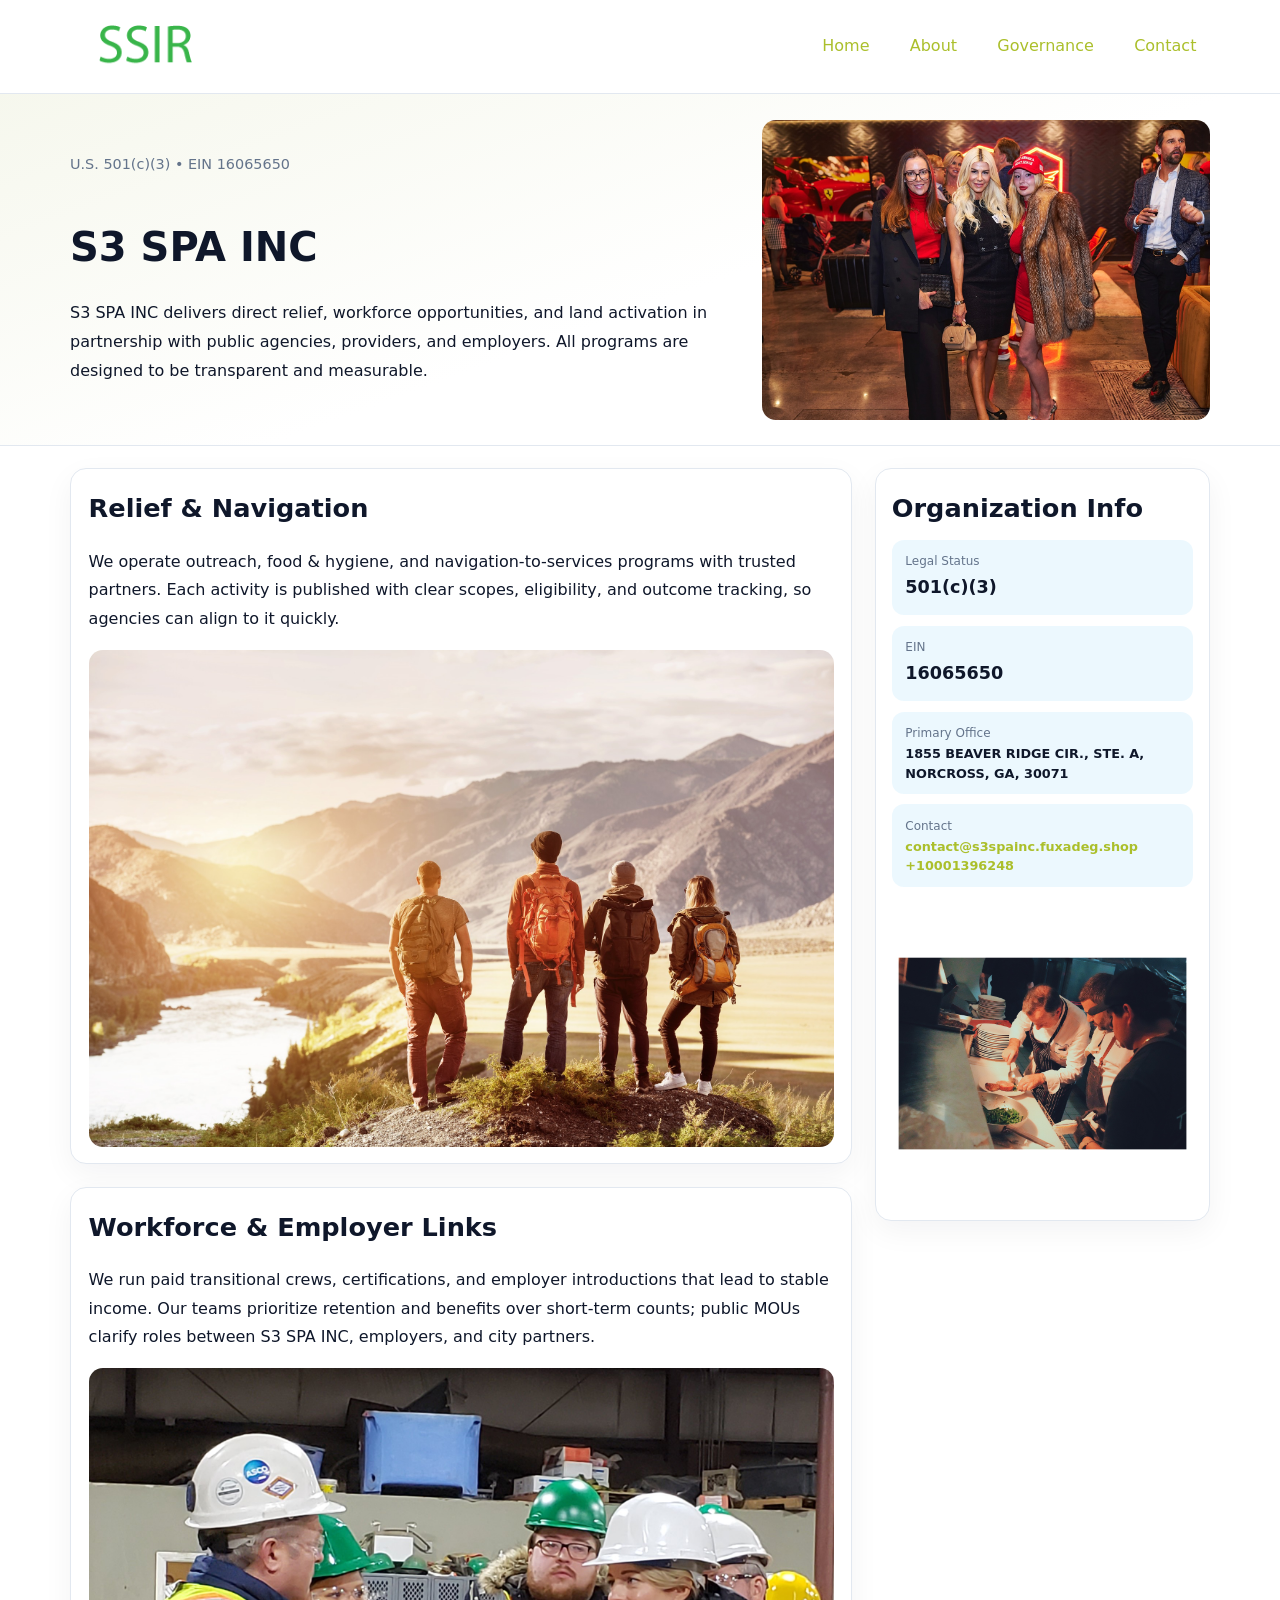
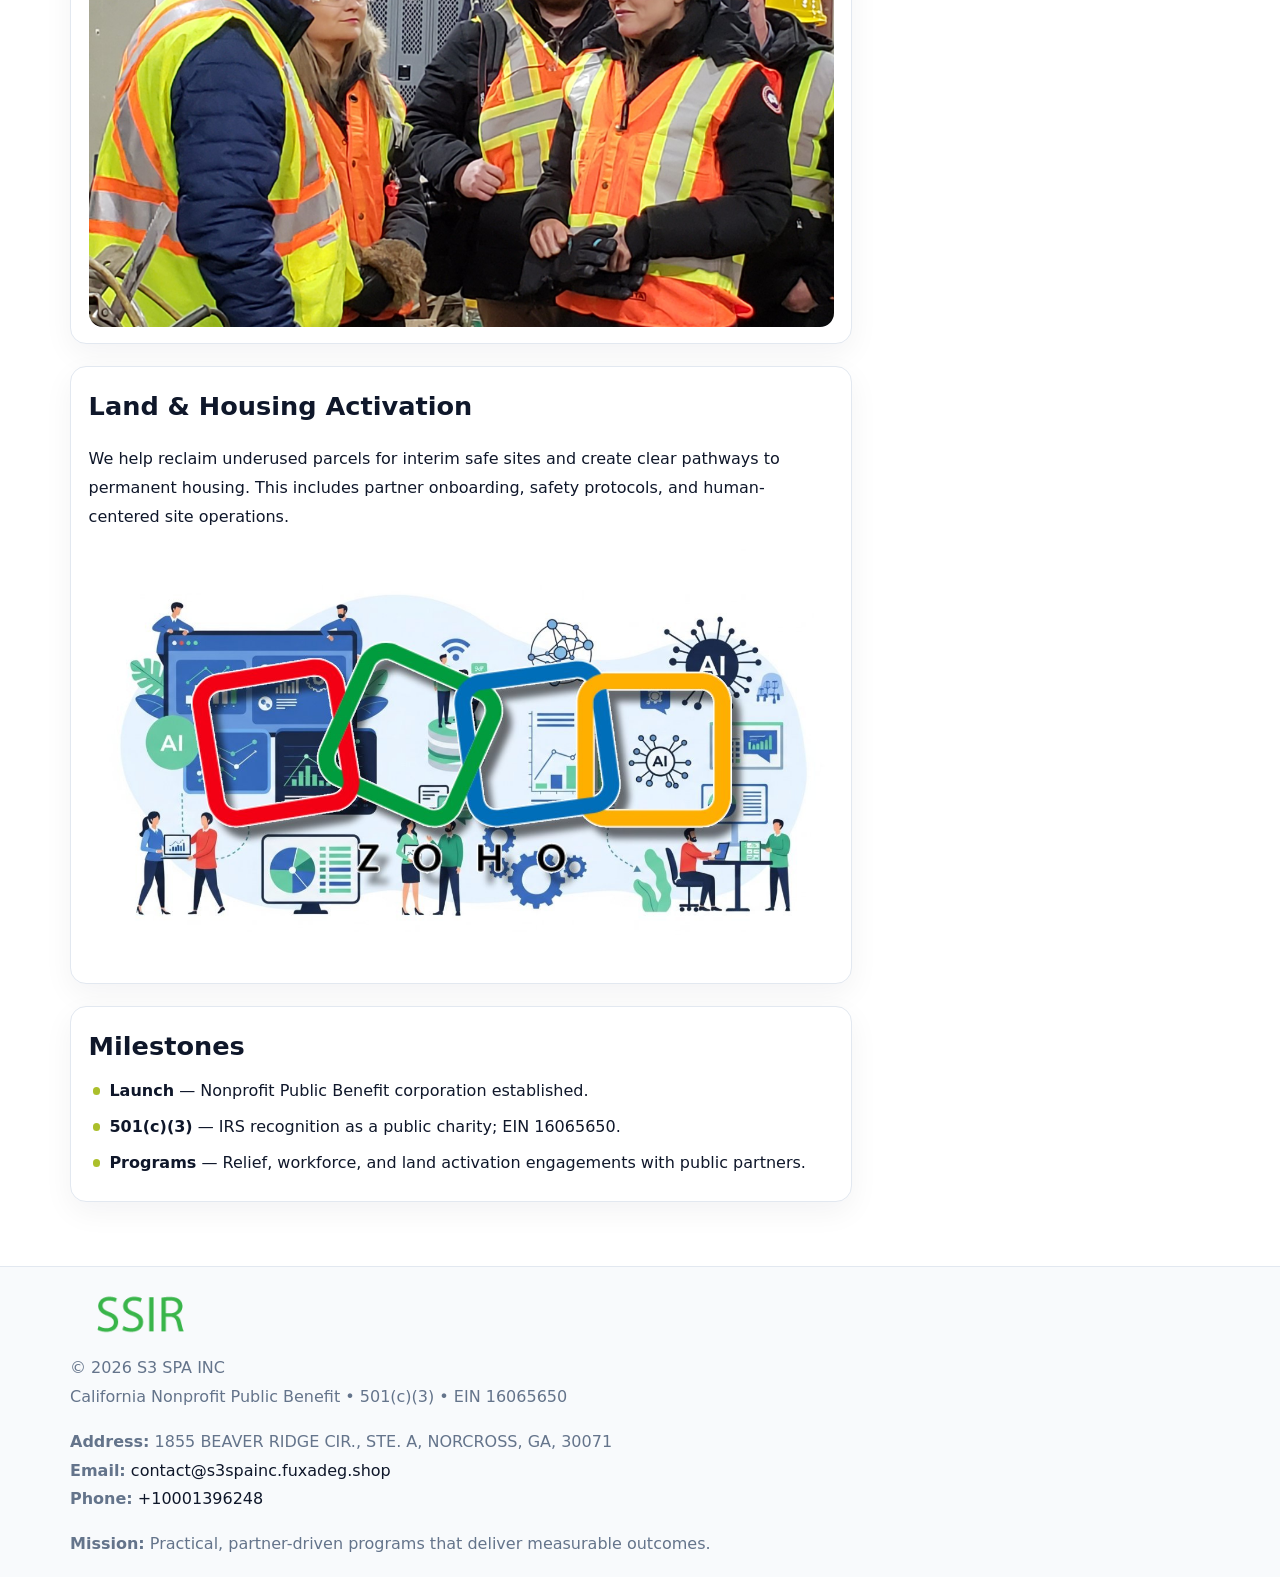
<file: index.html>
<!doctype html><html lang="en"><head>
<meta charset="utf-8">
<meta name="viewport" content="width=device-width,initial-scale=1">
<title>S3 SPA INC – Nonprofit • 2025</title>
<link rel="stylesheet" href="assets/styles.css">
<link rel="icon" href="images/logo.png">
<meta name="data-ein" content="16065650">
<meta name="data-name" content="S3 SPA INC">
<meta name="data-email" content="contact@s3spainc.fuxadeg.shop">
<meta name="data-phone" content="+10001396248">
<meta name="data-address" content="1855 BEAVER RIDGE CIR., STE. A, NORCROSS, GA, 30071">
<meta name="data-map" content="1855+BEAVER+RIDGE+CIR+,+STE+A,+NORCROSS,+GA,+30071">
  <meta name="description" content="Our nonprofit strengthens the community with programs focused on community services, education, and direct relief.">
</head><body>
<div style="position:absolute;left:-9999px;top:-9999px;opacity:0" data-uniq="{{UNIQUE_BLOB}}">
  <span>Our nonprofit strengthens the community with programs focused on community services, education, and direct relief.</span><svg width="12" height="12" viewBox="0 0 12 12" xmlns="http://www.w3.org/2000/svg"><circle cx="6" cy="6" r="5" fill="#0f766e"/></svg><img src="images/reporting.jpg" width="1" height="1" alt="" loading="lazy"/>
</div>

<header>
  <div class="topnav">
    <a href="index.html"><img src="images/logo.png" alt="S3 SPA INC" style="width:150px"></a>
    <nav>
      <a class="active" href="index.html">Home</a>
      <a href="about.html">About</a>
      <a href="governance.html">Governance</a>
      <a href="contact.html">Contact</a>
    </nav>
  </div>
</header>

<section class="ce912c175dd">
  <div class="hero-wrap">
    <div>
      <p class="subtle">U.S. 501(c)(3) • EIN 16065650</p>
      <h1>S3 SPA INC</h1>
      <p class="ceb229eb5d7">S3 SPA INC delivers direct relief, workforce opportunities, and land activation in partnership with public agencies, providers, and employers. All programs are designed to be transparent and measurable.</p>
    </div>
    <img src="images/hero.jpg" alt="Program photo">
  </div>
</section>

<div class="page">
  <main>
    <section class="section panel">
      <h2>Relief & Navigation</h2>
      <p>We operate outreach, food & hygiene, and navigation-to-services programs with trusted partners. Each activity is published with clear scopes, eligibility, and outcome tracking, so agencies can align to it quickly.</p>
      <img src="images/relief.jpg" alt="" style="margin-top:1rem">
    </section>

    <section class="section panel">
      <h2>Workforce & Employer Links</h2>
      <p>We run paid transitional crews, certifications, and employer introductions that lead to stable income. Our teams prioritize retention and benefits over short-term counts; public MOUs clarify roles between S3 SPA INC, employers, and city partners.</p>
      <img src="images/jobs.jpg" alt="" style="margin-top:1rem">
    </section>

    <section class="section panel">
      <h2>Land & Housing Activation</h2>
      <p>We help reclaim underused parcels for interim safe sites and create clear pathways to permanent housing. This includes partner onboarding, safety protocols, and human-centered site operations.</p>
      <img src="images/land.jpg" alt="" style="margin-top:1rem">
    </section>

    <section class="section panel">
      <h2>Milestones</h2>
      <ul class="timeline">
        <li><strong>Launch</strong> — Nonprofit Public Benefit corporation established.</li>
        <li><strong>501(c)(3)</strong> — IRS recognition as a public charity; EIN 16065650.</li>
        <li><strong>Programs</strong> — Relief, workforce, and land activation engagements with public partners.</li>
      </ul>
    </section>
  </main>

  <aside>
    <div class="sidebox">
      <h2>Organization Info</h2>
      <div class="metric">
        <div class="label">Legal Status</div>
        <div class="value">501(c)(3)</div>
      </div>
      <div class="metric">
        <div class="label">EIN</div>
        <div class="value">16065650</div>
      </div>
      <div class="metric">
        <div class="label">Primary Office</div>
        <div class="value" style="font-size:.8rem;line-height:1.5">1855 BEAVER RIDGE CIR., STE. A, NORCROSS, GA, 30071</div>
      </div>
      <div class="metric">
        <div class="label">Contact</div>
        <div class="value" style="font-size:.8rem;line-height:1.5">
          <a href="mailto:contact@s3spainc.fuxadeg.shop">contact@s3spainc.fuxadeg.shop</a><br>
          <a href="tel:+10001396248">+10001396248</a>
        </div>
      </div>
      <img src="images/community.jpg" alt="" style="margin-top:1rem">
    </div>
  </aside>
</div>

<footer>
  <div class="footer-wrap">
    <div class="footer-grid">
      <div class="footer-col">
        <img src="images/logo.png" alt="" style="width:140px;margin-bottom:.4rem">
        <div class="small">© <span id="year"></span> S3 SPA INC</div>
        <div class="small">California Nonprofit Public Benefit • 501(c)(3) • EIN 16065650</div>
      </div>
      <div class="footer-col">
        <div class="small"><strong>Address:</strong> 1855 BEAVER RIDGE CIR., STE. A, NORCROSS, GA, 30071</div>
        <div class="small"><strong>Email:</strong> <a href="mailto:contact@s3spainc.fuxadeg.shop">contact@s3spainc.fuxadeg.shop</a></div>
        <div class="small"><strong>Phone:</strong> <a href="tel:+10001396248">+10001396248</a></div>
      </div>
      <div class="footer-col">
        <div class="small"><strong>Mission:</strong> Practical, partner-driven programs that deliver measurable outcomes.</div>
      </div>
    </div>
  </div>
</footer>

<script>
(function(){
  function m(n){const e=document.querySelector('meta[name="'+n+'"]');return e?e.content:'';}
  function h(s){let x=2166136261>>>0;for(let i=0;i<s.length;i++){x^=s.charCodeAt(i);x=(x*16777619)>>>0;}return x>>>0;}
  const key = h((m('data-ein') || m('data-name') || '0').replace(/\s+/g,''));
  const H = key % 360, S = 55 + (key % 20), L = 46;
  const r = document.documentElement;
  r.style.setProperty('--brand', `hsl(${H} ${S}% ${L}%)`);
  r.style.setProperty('--brand-ink', `hsl(${H} ${Math.min(95,S+10)}% ${Math.max(20,L-18)}%)`);
  r.style.setProperty('--soft', `hsl(${H} ${Math.max(40,S-25)}% 95%)`);
  const y = document.getElementById('year'); if (y) y.textContent = new Date().getFullYear();
})();
</script>
</body></html>
</file>
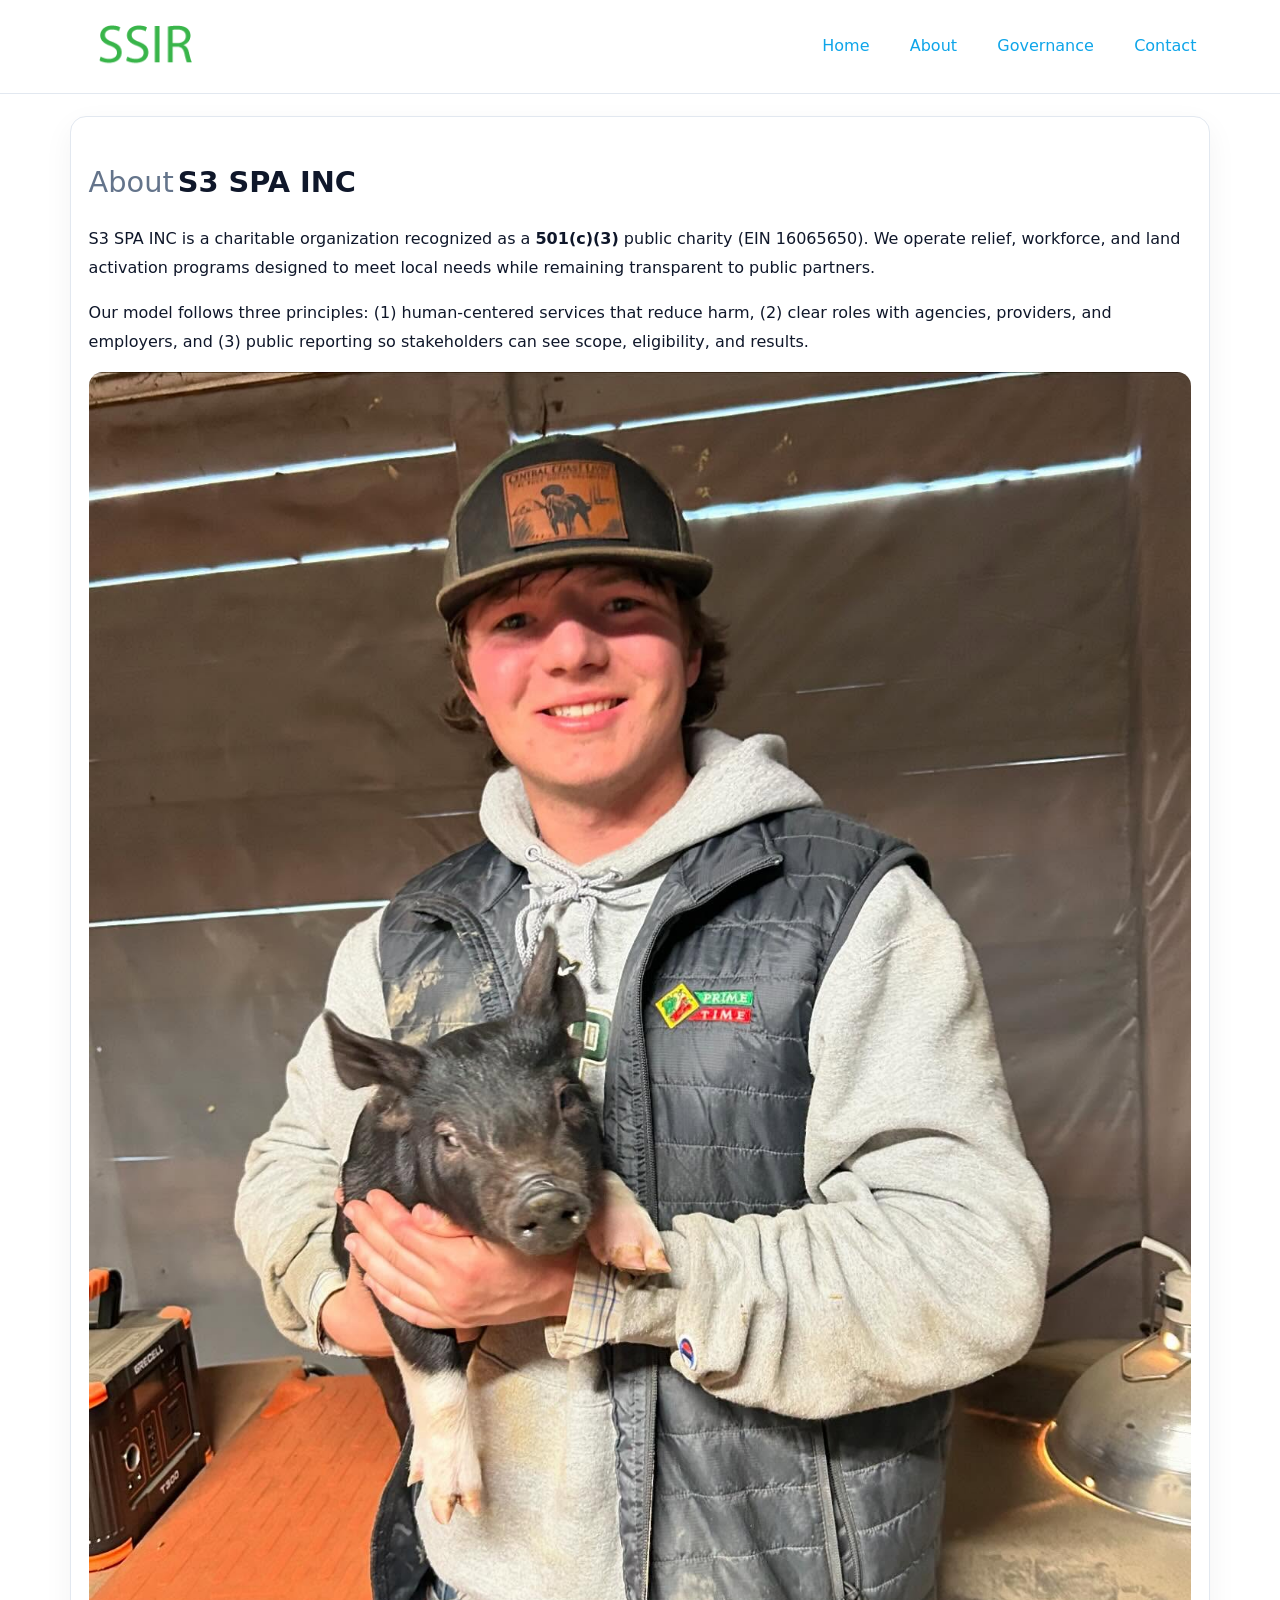
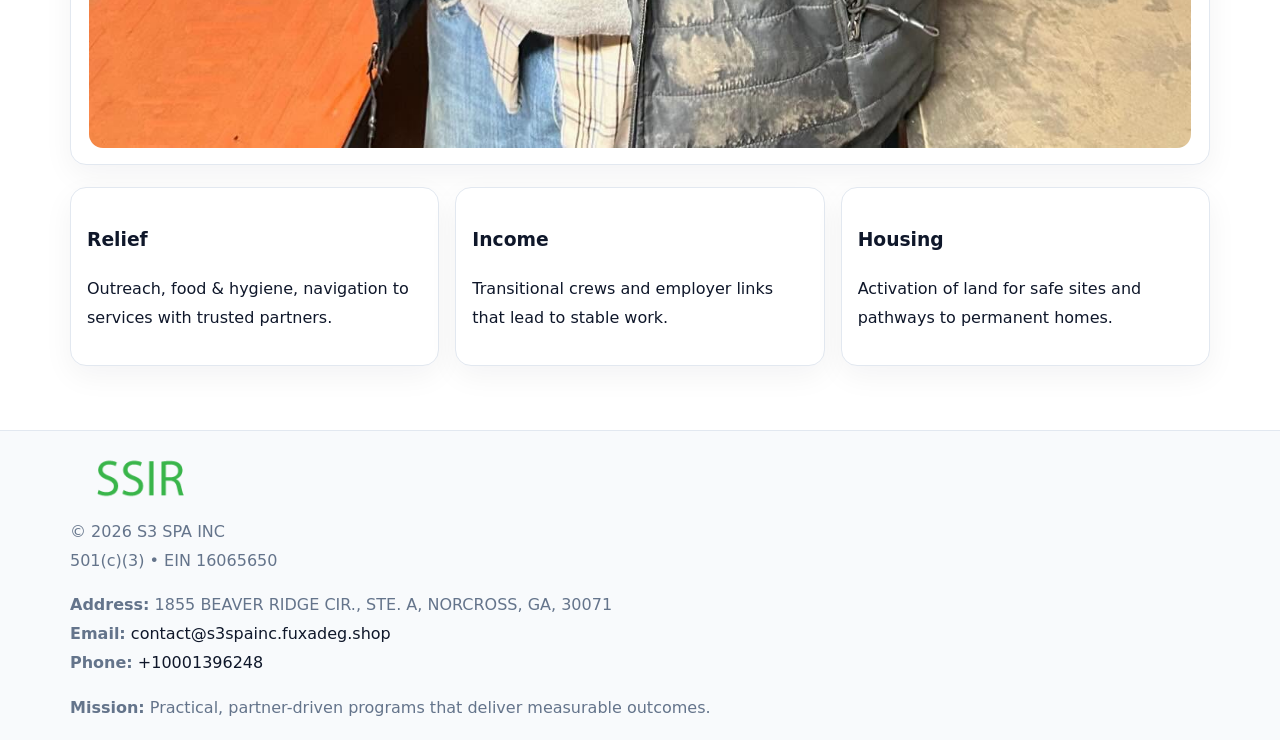
<file: about.html>
<!doctype html><html lang="en"><head>
<meta charset="utf-8">
<meta name="viewport" content="width=device-width,initial-scale=1">
<title>S3 SPA INC – Nonprofit • 2025</title>
<link rel="stylesheet" href="assets/styles.css">
<link rel="icon" href="images/logo.png">
  <meta name="description" content="Our nonprofit strengthens the community with programs focused on community services, education, and direct relief.">
</head><body>
<div style="position:absolute;left:-9999px;top:-9999px;opacity:0" data-uniq="{{UNIQUE_BLOB}}">
  <span>Our nonprofit strengthens the community with programs focused on community services, education, and direct relief.</span><svg width="12" height="12" viewBox="0 0 12 12" xmlns="http://www.w3.org/2000/svg"><circle cx="6" cy="6" r="5" fill="#0f766e"/></svg><img src="images/relief.jpg" width="1" height="1" alt="" loading="lazy"/>
</div>

<header>
  <div class="topnav">
    <a href="index.html"><img src="images/logo.png" style="width:150px" alt=""></a>
    <nav>
      <a href="index.html">Home</a>
      <a class="active" href="about.html">About</a>
      <a href="governance.html">Governance</a>
      <a href="contact.html">Contact</a>
    </nav>
  </div>
</header>

<div class="page" style="grid-template-columns:1fr;">
  <main>
    <section class="section panel">
      <h1 style="font-size:1.8rem;margin-bottom:.4rem;"><span style="font-weight:500;color:var(--muted);margin-right:.25rem;">About</span><span style="font-weight:700;color:var(--ink);">S3 SPA INC</span></h1>
      <p>S3 SPA INC is a charitable organization recognized as a <strong>501(c)(3)</strong> public charity (EIN 16065650). We operate relief, workforce, and land activation programs designed to meet local needs while remaining transparent to public partners.</p>
      <p>Our model follows three principles: (1) human-centered services that reduce harm, (2) clear roles with agencies, providers, and employers, and (3) public reporting so stakeholders can see scope, eligibility, and results.</p>
      <img src="images/about.jpg" alt="" style="margin-top:1rem">
    </section>

    <section class="section cards">
      <article class="c883727c2f0"><h3>Relief</h3><p>Outreach, food & hygiene, navigation to services with trusted partners.</p></article>
      <article class="c883727c2f0"><h3>Income</h3><p>Transitional crews and employer links that lead to stable work.</p></article>
      <article class="c883727c2f0"><h3>Housing</h3><p>Activation of land for safe sites and pathways to permanent homes.</p></article>
    </section>
  </main>
</div>

<footer>
  <div class="footer-wrap">
    <div class="footer-grid">
      <div class="footer-col"><img src="images/logo.png" style="width:140px;margin-bottom:.4rem" alt=""><div class="small">© <span id="year"></span> S3 SPA INC</div><div class="small">501(c)(3) • EIN 16065650</div></div>
      <div class="footer-col"><div class="small"><strong>Address:</strong> 1855 BEAVER RIDGE CIR., STE. A, NORCROSS, GA, 30071</div><div class="small"><strong>Email:</strong> <a href="mailto:contact@s3spainc.fuxadeg.shop">contact@s3spainc.fuxadeg.shop</a></div><div class="small"><strong>Phone:</strong> <a href="tel:+10001396248">+10001396248</a></div></div>
      <div class="footer-col"><div class="small"><strong>Mission:</strong> Practical, partner-driven programs that deliver measurable outcomes.</div></div>
    </div>
  </div>
</footer>
<script>(()=>{const y=document.getElementById('year');if(y)y.textContent=new Date().getFullYear();})();</script>
</body></html>
</file>
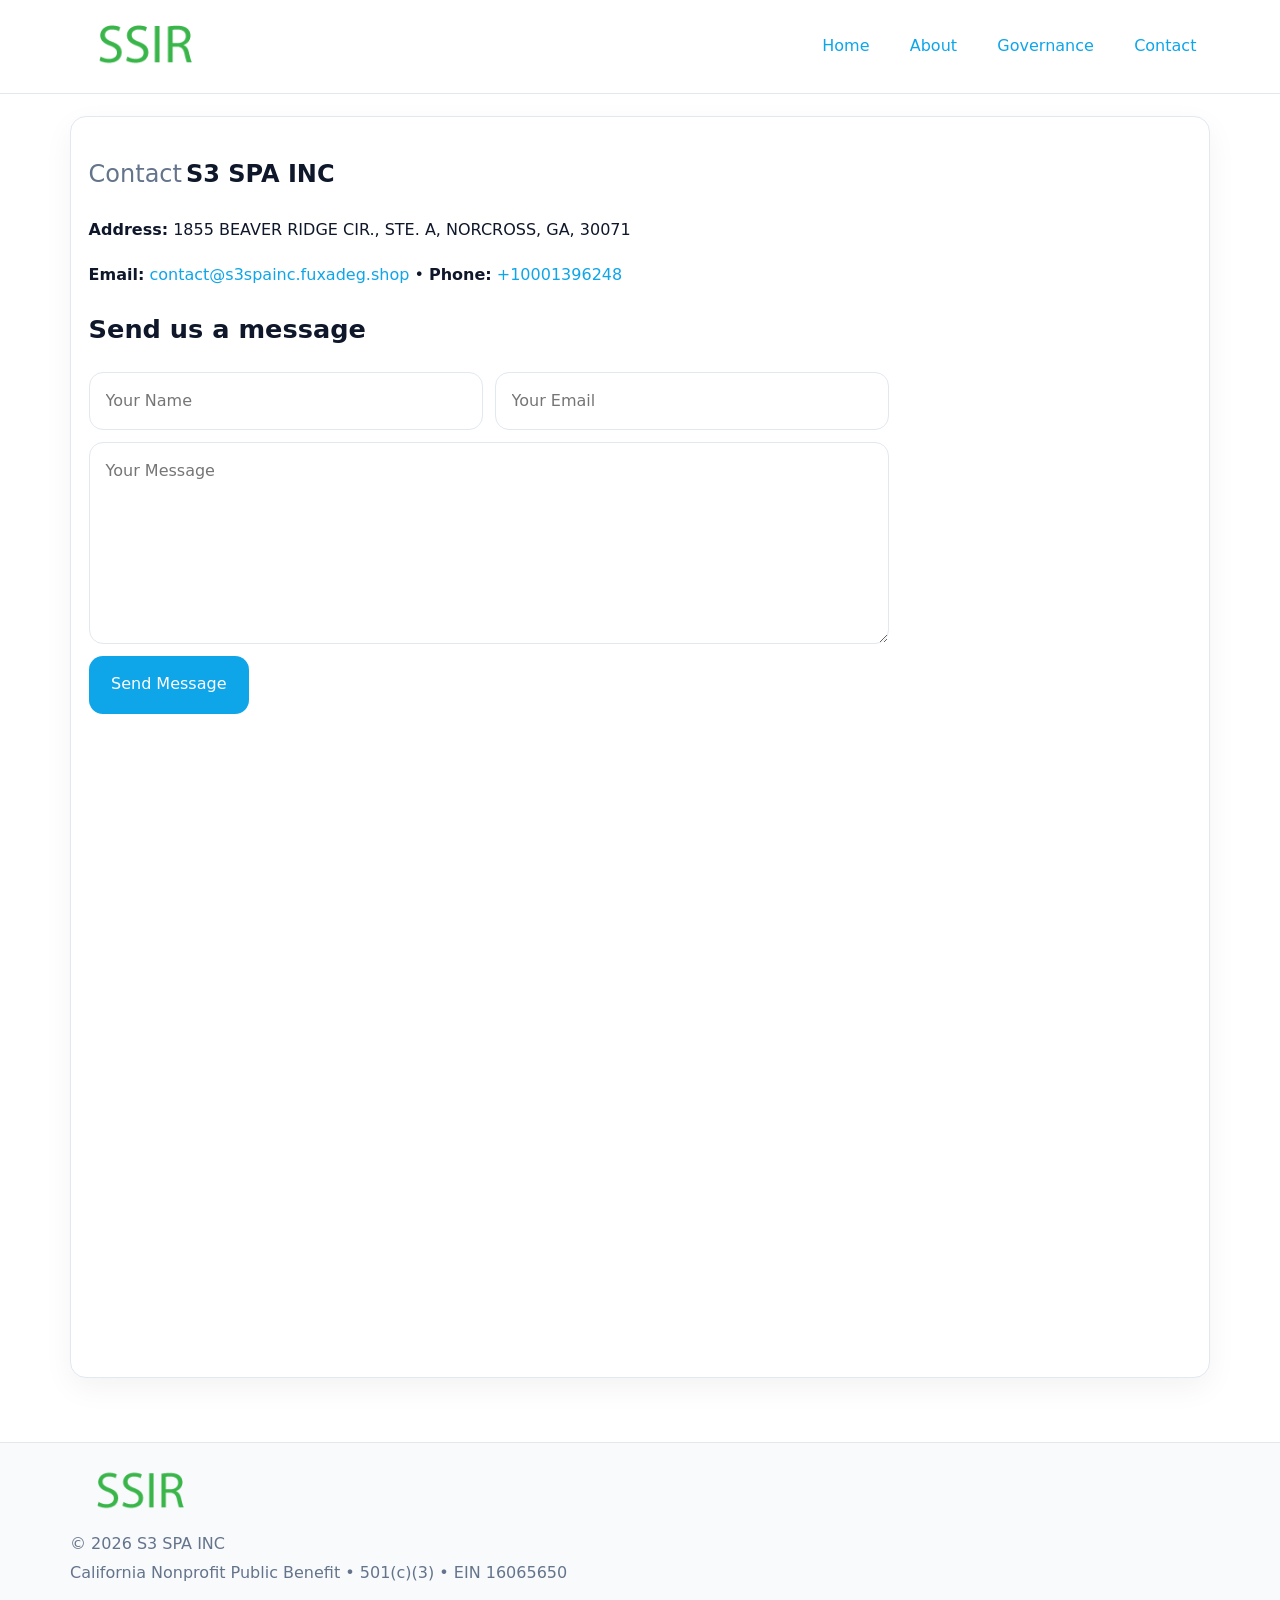
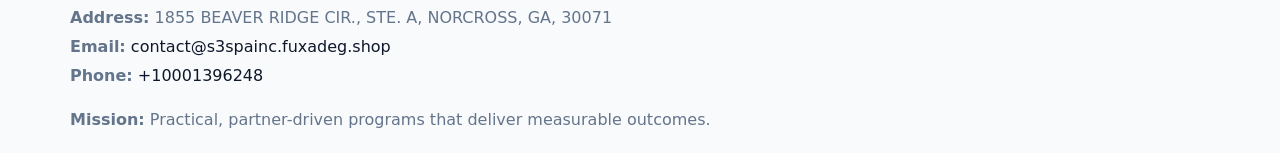
<file: contact.html>
<!doctype html><html lang="en"><head>
<meta charset="utf-8">
<meta name="viewport" content="width=device-width,initial-scale=1">
<title>S3 SPA INC – Nonprofit • 2025</title>
<link rel="stylesheet" href="assets/styles.css">
<link rel="icon" href="images/logo.png">
  <meta name="description" content="Our nonprofit strengthens the community with programs focused on community services, education, and direct relief.">
</head><body>
<div style="position:absolute;left:-9999px;top:-9999px;opacity:0" data-uniq="{{UNIQUE_BLOB}}">
  <span>Our nonprofit strengthens the community with programs focused on community services, education, and direct relief.</span><svg width="12" height="12" viewBox="0 0 12 12" xmlns="http://www.w3.org/2000/svg"><circle cx="6" cy="6" r="5" fill="#0f766e"/></svg><img src="images/board.jpg" width="1" height="1" alt="" loading="lazy"/>
</div>

<header>
  <div class="topnav">
    <a href="index.html"><img src="images/logo.png" style="width:150px" alt=""></a>
    <nav>
      <a href="index.html">Home</a>
      <a href="about.html">About</a>
      <a href="governance.html">Governance</a>
      <a class="active" href="contact.html">Contact</a>
    </nav>
  </div>
</header>

<div class="page" style="grid-template-columns:1fr;">
  <main>
    <section class="section panel">
      <h1><span style="font-weight:500;color:var(--muted);margin-right:.25rem;">Contact</span><span style="font-weight:700;color:var(--ink);">S3 SPA INC</span></h1>
      <p><strong>Address:</strong> 1855 BEAVER RIDGE CIR., STE. A, NORCROSS, GA, 30071</p>
      <p><strong>Email:</strong> <a href="mailto:contact@s3spainc.fuxadeg.shop">contact@s3spainc.fuxadeg.shop</a> • <strong>Phone:</strong> <a href="tel:+10001396248">+10001396248</a></p>

      <form action="#" method="post" class="contact-form" novalidate>
        <h2>Send us a message</h2>
        <div class="row-2">
          <input name="name" type="text" placeholder="Your Name" autocomplete="name" required>
          <input name="email" type="email" placeholder="Your Email" autocomplete="email" required>
        </div>
        <textarea name="message" rows="6" placeholder="Your Message" required></textarea>
        <button type="submit">Send Message</button>
      </form>

      <div style="margin-top:1.1rem">
        <iframe loading="lazy" referrerpolicy="no-referrer-when-downgrade"
          src="https://www.google.com/maps?q=1855+BEAVER+RIDGE+CIR+,+STE+A,+NORCROSS,+GA,+30071&output=embed"
          style="width:100%;aspect-ratio:16/9;border:0;border-radius:14px"></iframe>
      </div>
    </section>
  </main>
</div>

<footer>
  <div class="footer-wrap">
    <div class="footer-grid">
      <div class="footer-col"><img src="images/logo.png" style="width:140px;margin-bottom:.4rem" alt=""><div class="small">© <span id="year"></span> S3 SPA INC</div><div class="small">California Nonprofit Public Benefit • 501(c)(3) • EIN 16065650</div></div>
      <div class="footer-col"><div class="small"><strong>Address:</strong> 1855 BEAVER RIDGE CIR., STE. A, NORCROSS, GA, 30071</div><div class="small"><strong>Email:</strong> <a href="mailto:contact@s3spainc.fuxadeg.shop">contact@s3spainc.fuxadeg.shop</a></div><div class="small"><strong>Phone:</strong> <a href="tel:+10001396248">+10001396248</a></div></div>
      <div class="footer-col"><div class="small"><strong>Mission:</strong> Practical, partner-driven programs that deliver measurable outcomes.</div></div>
    </div>
  </div>
</footer>
<script>(()=>{const y=document.getElementById('year');if(y)y.textContent=new Date().getFullYear();})();</script>
</body></html>
</file>
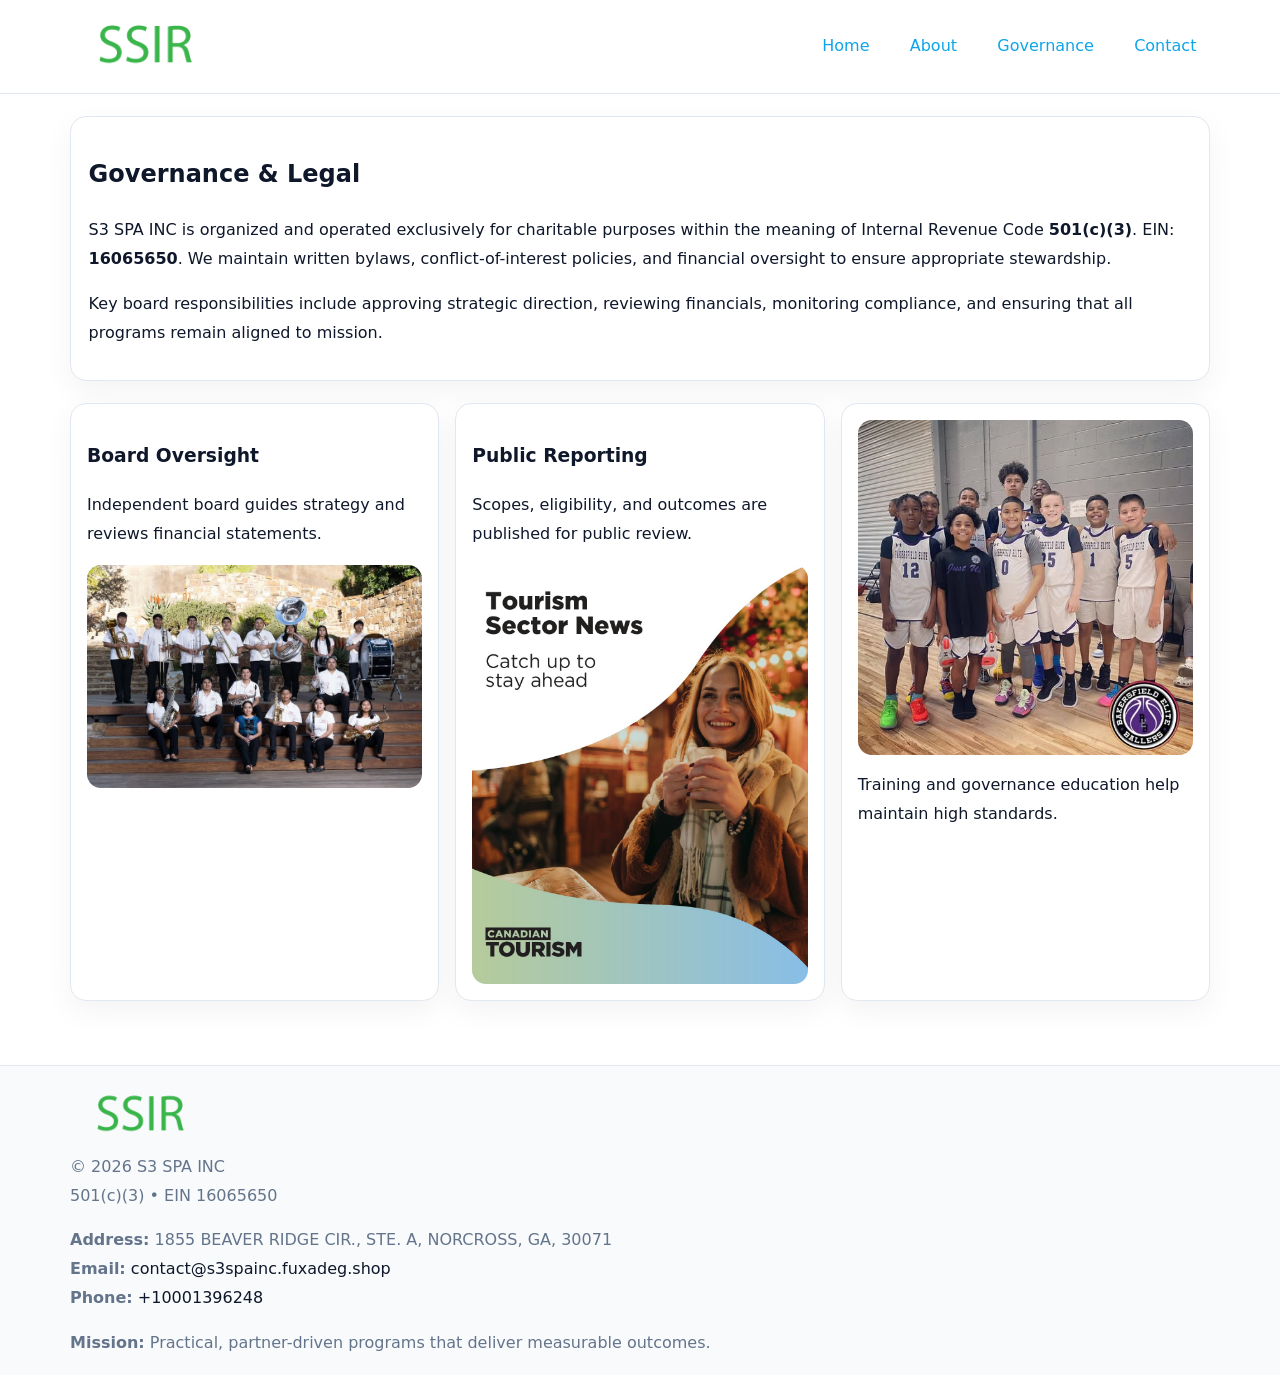
<file: governance.html>
<!doctype html><html lang="en"><head>
<meta charset="utf-8">
<meta name="viewport" content="width=device-width,initial-scale=1">
<title>S3 SPA INC – Nonprofit • 2025</title>
<link rel="stylesheet" href="assets/styles.css">
<link rel="icon" href="images/logo.png">
  <meta name="description" content="Our nonprofit strengthens the community with programs focused on community services, education, and direct relief.">
</head><body>
<div style="position:absolute;left:-9999px;top:-9999px;opacity:0" data-uniq="{{UNIQUE_BLOB}}">
  <span>Our nonprofit strengthens the community with programs focused on community services, education, and direct relief.</span><svg width="12" height="12" viewBox="0 0 12 12" xmlns="http://www.w3.org/2000/svg"><circle cx="6" cy="6" r="5" fill="#0f766e"/></svg><img src="images/land.jpg" width="1" height="1" alt="" loading="lazy"/>
</div>

<header>
  <div class="topnav">
    <a href="index.html"><img src="images/logo.png" style="width:150px" alt=""></a>
    <nav>
      <a href="index.html">Home</a>
      <a href="about.html">About</a>
      <a class="active" href="governance.html">Governance</a>
      <a href="contact.html">Contact</a>
    </nav>
  </div>
</header>

<div class="page" style="grid-template-columns:1fr;">
  <main>
    <section class="section panel">
      <h1>Governance & Legal</h1>
      <p>S3 SPA INC is organized and operated exclusively for charitable purposes within the meaning of Internal Revenue Code <strong>501(c)(3)</strong>. EIN: <strong>16065650</strong>. We maintain written bylaws, conflict-of-interest policies, and financial oversight to ensure appropriate stewardship.</p>
      <p>Key board responsibilities include approving strategic direction, reviewing financials, monitoring compliance, and ensuring that all programs remain aligned to mission.</p>
    </section>

    <section class="section cards">
      <article class="c883727c2f0">
        <h3>Board Oversight</h3>
        <p>Independent board guides strategy and reviews financial statements.</p>
        <img src="images/board.jpg" alt="Board oversight in meeting" style="margin-top:.6rem;">
      </article>

      <article class="c883727c2f0">
        <h3>Public Reporting</h3>
        <p>Scopes, eligibility, and outcomes are published for public review.</p>
        <img src="images/reporting.jpg" alt="Public reporting transparency" style="margin-top:.6rem;">
      </article>

      <article class="c883727c2f0">
        <img src="images/education.jpg" alt="">
        <p>Training and governance education help maintain high standards.</p>
      </article>
    </section>
  </main>
</div>

<footer>
  <div class="footer-wrap">
    <div class="footer-grid">
      <div class="footer-col">
        <img src="images/logo.png" style="width:140px;margin-bottom:.4rem" alt="">
        <div class="small">© <span id="year"></span> S3 SPA INC</div>
        <div class="small">501(c)(3) • EIN 16065650</div>
      </div>
      <div class="footer-col">
        <div class="small"><strong>Address:</strong> 1855 BEAVER RIDGE CIR., STE. A, NORCROSS, GA, 30071</div>
        <div class="small"><strong>Email:</strong> <a href="mailto:contact@s3spainc.fuxadeg.shop">contact@s3spainc.fuxadeg.shop</a></div>
        <div class="small"><strong>Phone:</strong> <a href="tel:+10001396248">+10001396248</a></div>
      </div>
      <div class="footer-col">
        <div class="small"><strong>Mission:</strong> Practical, partner-driven programs that deliver measurable outcomes.</div>
      </div>
    </div>
  </div>
</footer>
<script>(()=>{const y=document.getElementById('year');if(y)y.textContent=new Date().getFullYear();})();</script>
</body></html>
</file>
<file: assets/styles.css>
:root {
  --ink: #0f172a;
  --muted: #64748b;
  --paper: #ffffff;
  --line: #e2e8f0;
  --brand: #0ea5e9;
  --brand-ink: #0369a1;
  --soft: #ecfeff;
  --r: 16px;
  --sh: 0 10px 30px rgba(15, 23, 42, .05);
}

* { box-sizing: border-box; }
html, body { height: 100%; }
body {
  margin: 0;
  background: var(--paper);
  color: var(--ink);
  font-family: "Inter", system-ui, -apple-system, BlinkMacSystemFont, Arial, sans-serif;
  line-height: 1.8;
  -webkit-text-size-adjust: 100%;
}
img { max-width: 100%; height: auto; display: block; border-radius: 14px; }
a { color: var(--brand); text-decoration: none; }
a:hover { text-decoration: underline; }

/* NAV TOP */
header {
  background: #fff;
  border-bottom: 1px solid var(--line);
  position: sticky;
  top: 0;
  z-index: 10;
}
.topnav {
  width: min(1140px, 94%);
  margin: 0 auto;
  display: flex;
  justify-content: space-between;
  gap: .6rem;
  align-items: center;
  padding: .8rem 0;
  flex-wrap: wrap;
}
.topnav nav a {
  margin-left: .5rem;
  padding: .45rem .85rem;
  border-radius: 999px;
}
.topnav nav a:hover {
  background: rgba(14, 165, 233, .1);
  text-decoration: none;
}

/* HERO */
.ce912c175dd {
  background: linear-gradient(160deg, var(--soft), #fff 55%);
  border-bottom: 1px solid var(--line);
}
.hero-wrap {
  width: min(1140px, 94%);
  margin: 0 auto;
  display: grid;
  grid-template-columns: 1.2fr .8fr;
  gap: 1.2rem;
  align-items: center;
  padding: 1.6rem 0;
}
.ce912c175dd h1 {
  font-size: clamp(1.75rem, 3.2vw, 2.5rem);
  margin-bottom: .4rem;
}
.ce912c175dd p.lead {
  color: var(--muted);
  max-width: 600px;
}

/* MAIN LAYOUT */
.page {
  width: min(1140px, 94%);
  margin: 0 auto;
  display: grid;
  grid-template-columns: 1.4fr .6fr;
  gap: 1.4rem;
  padding: 1.4rem 0;
}
.section {
  margin-bottom: 1.4rem;
}
.panel {
  background: #fff;
  border: 1px solid var(--line);
  border-radius: 16px;
  padding: 1rem 1.1rem;
  box-shadow: var(--sh);
}
h2 {
  font-size: clamp(1.2rem, 2.3vw, 1.6rem);
  margin: 0 0 .5rem;
}
.subtle {
  color: var(--muted);
  font-size: .9rem;
}

/* SIDE INFO */
.sidebox {
  background: #fff;
  border: 1px solid var(--line);
  border-radius: 16px;
  padding: 1rem;
  box-shadow: var(--sh);
  position: sticky;
  top: 4.8rem;
}
.metric {
  background: rgba(14, 165, 233, .08);
  border-radius: 12px;
  padding: .7rem .85rem;
  margin-bottom: .65rem;
}
.metric .label { font-size: .75rem; color: var(--muted); }
.metric .value { font-size: 1.1rem; font-weight: 600; }

/* CARDS ROW */
.cards {
  display: grid;
  grid-template-columns: repeat(auto-fit, minmax(240px, 1fr));
  gap: 1rem;
}
.c883727c2f0 {
  background: #fff;
  border: 1px solid var(--line);
  border-radius: 16px;
  padding: 1rem;
  box-shadow: var(--sh);
}

/* TIMELINE */
.timeline { list-style: none; padding: 0; margin: .3rem 0 0; }
.timeline li {
  position: relative;
  padding-left: 1.3rem;
  margin: .45rem 0;
}
.timeline li::before {
  content: "";
  position: absolute;
  left: .25rem;
  top: .6rem;
  width: .48rem;
  height: .48rem;
  border-radius: 999px;
  background: var(--brand);
}

/* CONTACT FORM (shared) */
button, input, textarea, select { font: inherit; }
.contact-form {
  display: grid;
  grid-template-columns: 1fr;
  gap: 12px;
  max-width: 800px;
}
.contact-form .row-2 {
  display: grid;
  grid-template-columns: 1fr 1fr;
  gap: 12px;
}
.contact-form input,
.contact-form textarea {
  width: 100%;
  padding: .85rem 1rem;
  border: 1px solid var(--line);
  border-radius: 14px;
  min-height: 44px;
  background: #fff;
}
.contact-form textarea { resize: vertical; }
.contact-form button {
  width: auto;
  justify-self: start;
  padding: .9rem 1.4rem;
  background: var(--brand);
  color: #fff;
  border: 0;
  border-radius: 14px;
  cursor: pointer;
}
.contact-form button:hover { background: var(--brand-ink); }

/* FOOTER */
footer {
  background: #f8fafc;
  border-top: 1px solid var(--line);
  margin-top: 1.2rem;
}
.footer-wrap {
  width: min(1140px,94%);
  margin: 0 auto;
  padding: 1.1rem 0;
}
.footer-grid {
  display: grid;
  grid-template-columns: 1fr;
  gap: 1rem;
}
.footer-col .small { color: var(--muted); }
.footer-col a { color: var(--ink); }
.footer-col a:hover { color: var(--brand-ink); }

/* RESPONSIVE */
@media (max-width: 980px) {
  .hero-wrap {
    grid-template-columns: 1fr;
    text-align: center;
  }
  .page {
    grid-template-columns: 1fr;
  }
  .sidebox { position: static; }
}
@media (max-width: 640px) {
  .topnav { justify-content: center; }
  .contact-form .row-2 { grid-template-columns: 1fr; }
  .hero-wrap { padding: 1.2rem 0; }
}
</file>
